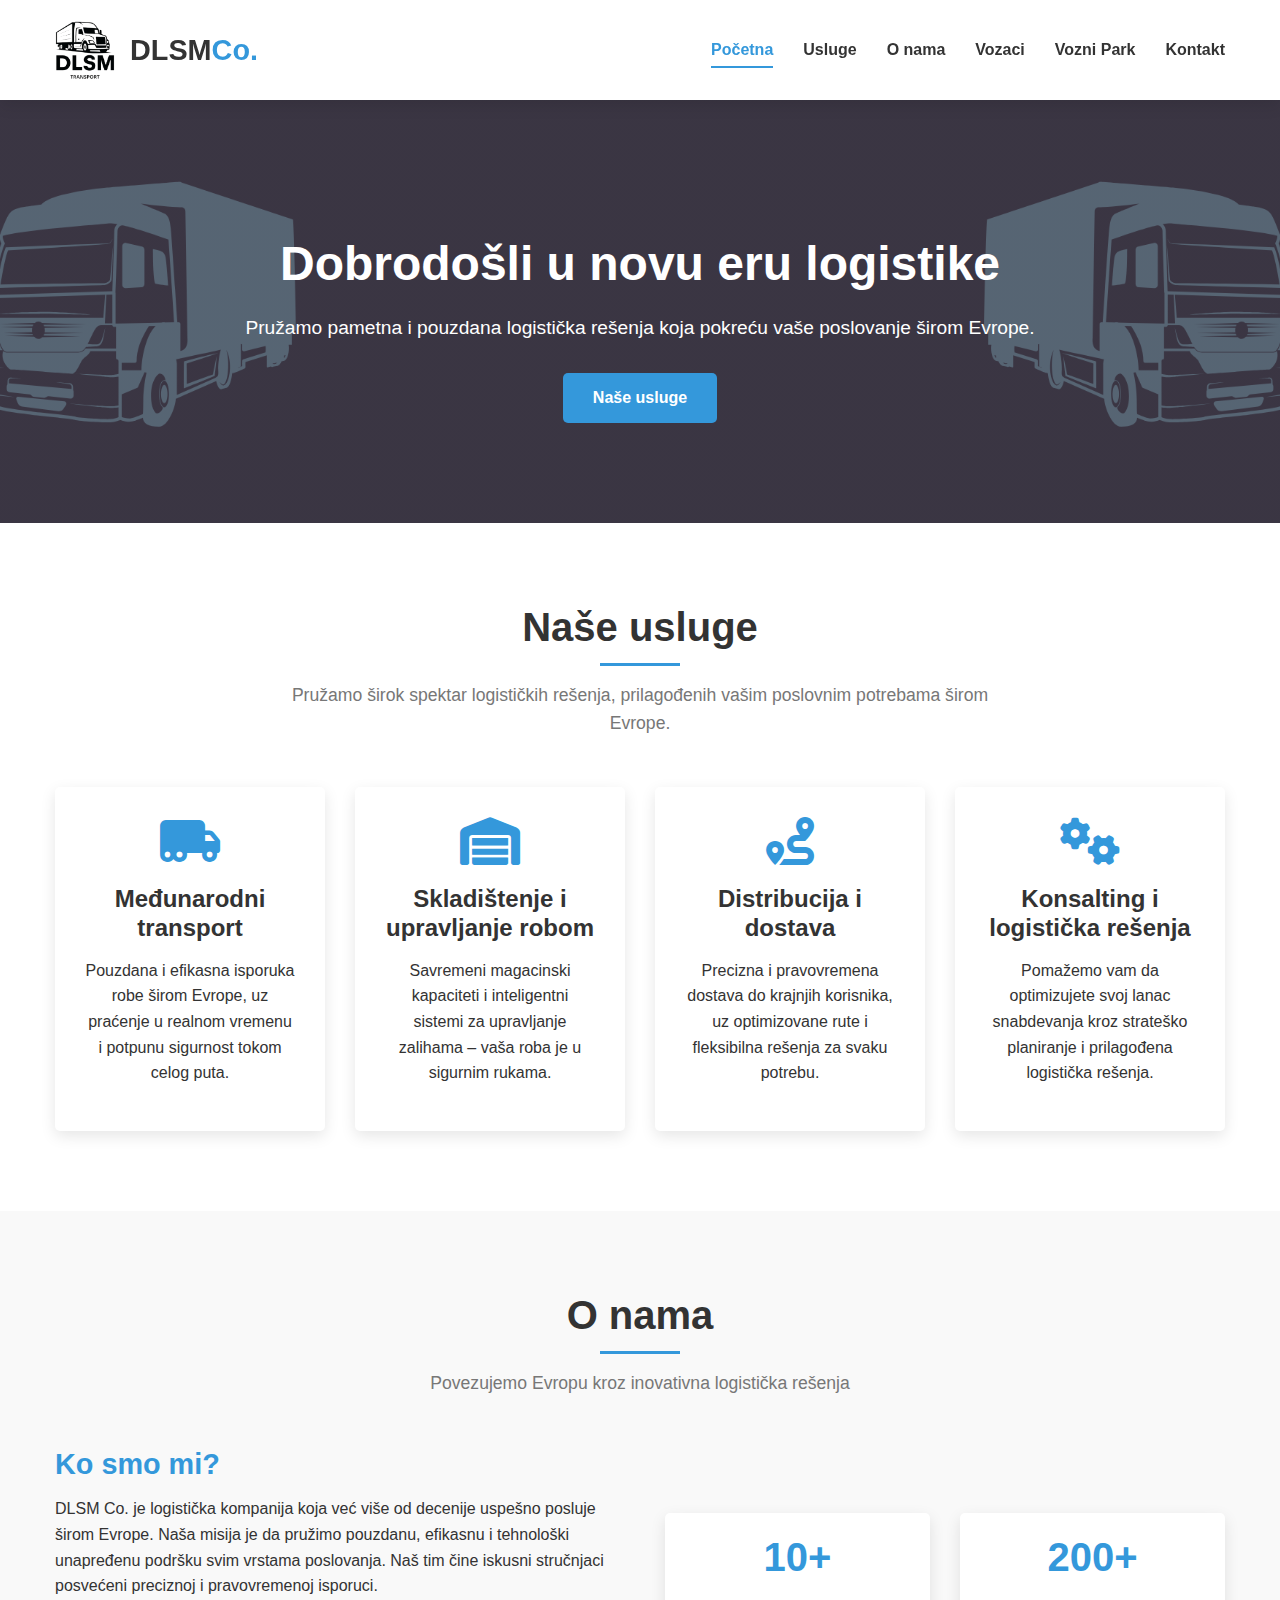
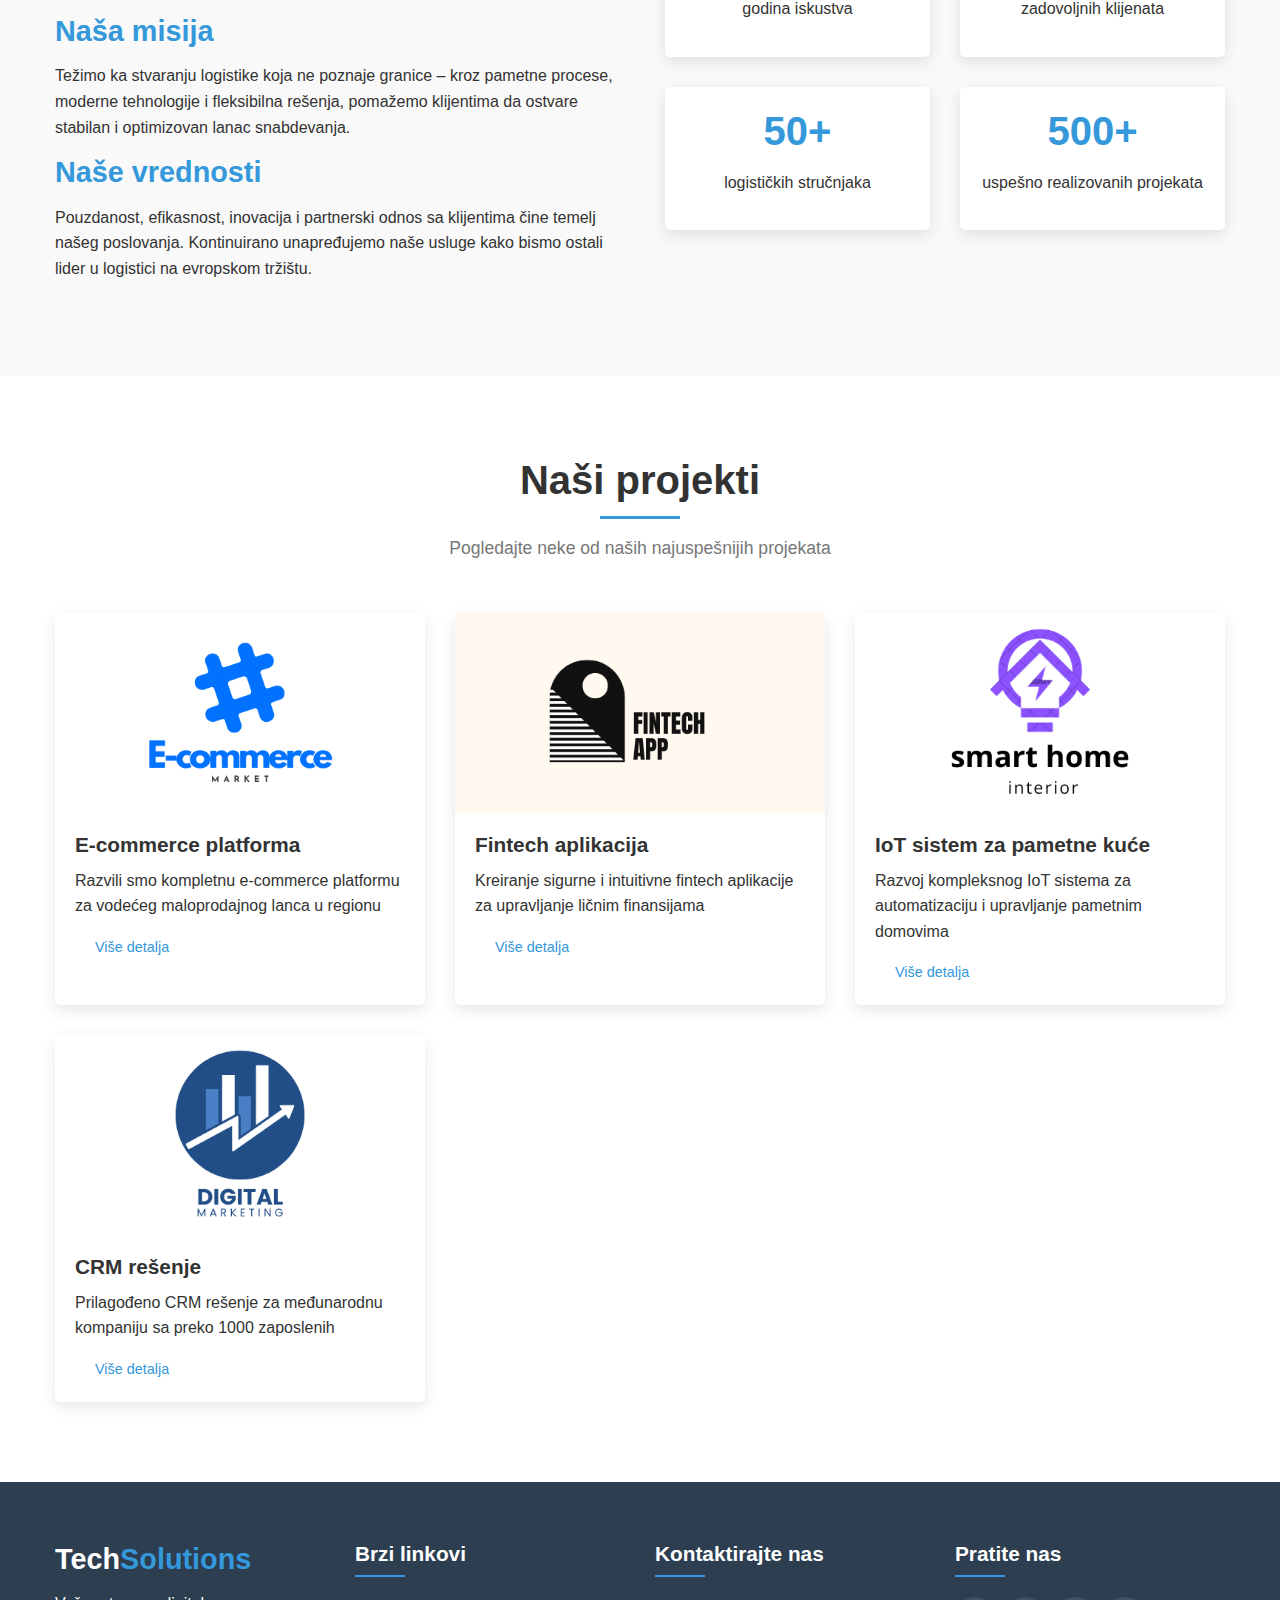
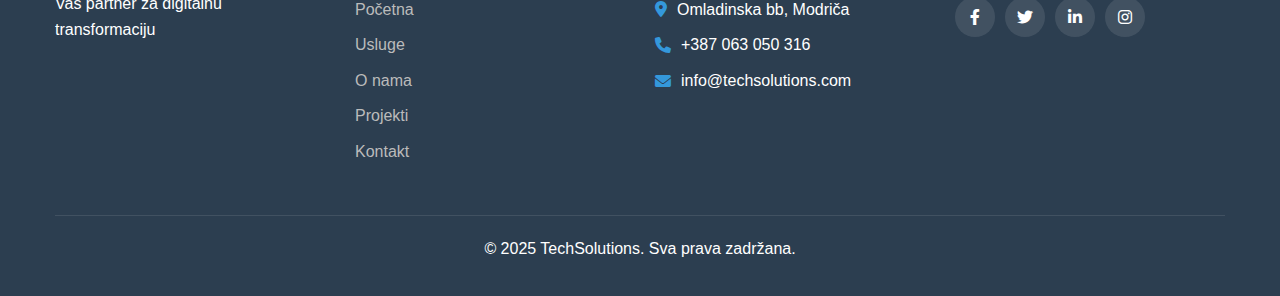
<file: index.html>
<!DOCTYPE html>
<html lang="sr">
<head>
    <meta charset="UTF-8">
    <meta name="viewport" content="width=device-width, initial-scale=1.0">
    <title>DLSM Co. - Logistika bez granica</title>
    <link rel="stylesheet" href="css/style.css">
    <link rel="stylesheet" href="https://cdnjs.cloudflare.com/ajax/libs/font-awesome/6.0.0/css/all.min.css">
</head>
<body>
    <header>
        <div class="container">
            <div class="logo">
                <img src="img/logo.png" alt="TechSolutions Logo">
                <h1>DLSM<span>Co.</span></h1>
            </div>
            <nav>
                <ul>
                    <li><a href="#pocetna" class="active">Početna</a></li>
                    <li><a href="#usluge">Usluge</a></li>
                    <li><a href="#o-nama">O nama</a></li>
                    <li><a href="#vozaci">Vozaci</a></li>
                    <li><a href="vp.html">Vozni Park</a></li>
                    <li><a href="kontakt.html">Kontakt</a></li>
                </ul>
            </nav>
        </div>
    </header>
    <section id="pocetna" class="hero">
        <div class="container">
            <div class="hero-content">
                <h1>Dobrodošli u novu eru logistike</h1>
                <p>Pružamo pametna i pouzdana logistička rešenja koja pokreću vaše poslovanje širom Evrope.</p>
                <a href="#usluge" class="btn">Naše usluge</a>
            </div>
        </div>
    </section>
    <section id="usluge" class="section">
        <div class="container">
            <div class="section-header">
                <h2>Naše usluge</h2>
                <p>Pružamo širok spektar logističkih rešenja, prilagođenih vašim poslovnim potrebama širom Evrope.</p>
            </div>
            <div class="services-grid">
                <div class="service-card">
                    <i class="fas fa-truck-moving"></i>
                    <h3>Međunarodni transport</h3>
                    <p>Pouzdana i efikasna isporuka robe širom Evrope, uz praćenje u realnom vremenu i potpunu sigurnost tokom celog puta.</p>
                </div>
                <div class="service-card">
                    <i class="fas fa-warehouse"></i>
                    <h3>Skladištenje i upravljanje robom</h3>
                    <p>Savremeni magacinski kapaciteti i inteligentni sistemi za upravljanje zalihama – vaša roba je u sigurnim rukama.</p>
                </div>
                <div class="service-card">
                    <i class="fas fa-route"></i>
                    <h3>Distribucija i dostava</h3>
                    <p>Precizna i pravovremena dostava do krajnjih korisnika, uz optimizovane rute i fleksibilna rešenja za svaku potrebu.</p>
                </div>
                <div class="service-card">
                    <i class="fas fa-cogs"></i>
                    <h3>Konsalting i logistička rešenja</h3>
                    <p>Pomažemo vam da optimizujete svoj lanac snabdevanja kroz strateško planiranje i prilagođena logistička rešenja.</p>
                </div>
            </div>
        </div>
    </section>
    <section id="o-nama" class="section bg-light">
        <div class="container">
            <div class="section-header">
                <h2>O nama</h2>
                <p>Povezujemo Evropu kroz inovativna logistička rešenja</p>
            </div>
            <div class="about-content">
                <div class="about-text">
                    <h3>Ko smo mi?</h3>
                    <p>DLSM Co. je logistička kompanija koja već više od decenije uspešno posluje širom Evrope. Naša misija je da pružimo pouzdanu, efikasnu i tehnološki unapređenu podršku svim vrstama poslovanja. Naš tim čine iskusni stručnjaci posvećeni preciznoj i pravovremenoj isporuci.</p>
                    <h3>Naša misija</h3>
                    <p>Težimo ka stvaranju logistike koja ne poznaje granice – kroz pametne procese, moderne tehnologije i fleksibilna rešenja, pomažemo klijentima da ostvare stabilan i optimizovan lanac snabdevanja.</p>
                    <h3>Naše vrednosti</h3>
                    <p>Pouzdanost, efikasnost, inovacija i partnerski odnos sa klijentima čine temelj našeg poslovanja. Kontinuirano unapređujemo naše usluge kako bismo ostali lider u logistici na evropskom tržištu.</p>
                </div>
                <div class="about-stats">
                    <div class="stat-item">
                        <h3>10+</h3>
                        <p>godina iskustva</p>
                    </div>
                    <div class="stat-item">
                        <h3>200+</h3>
                        <p>zadovoljnih klijenata</p>
                    </div>
                    <div class="stat-item">
                        <h3>50+</h3>
                        <p>logističkih stručnjaka</p>
                    </div>
                    <div class="stat-item">
                        <h3>500+</h3>
                        <p>uspešno realizovanih projekata</p>
                    </div>
                </div>
            </div>
        </div>
    </section>
    <section id="vozaci" class="section">
        <div class="container">
            <div class="section-header">
                <h2>Naši projekti</h2>
                <p>Pogledajte neke od naših najuspešnijih projekata</p>
            </div>
            <div class="projects-grid">
                <div class="project-card">
                    <div class="project-img">
                        <img src="img/ecommerce.png" alt="Projekat 1">
                    </div>
                    <div class="project-info">
                        <h3>E-commerce platforma</h3>
                        <p>Razvili smo kompletnu e-commerce platformu za vodećeg maloprodajnog lanca u regionu</p>
                        <a href="#" class="btn-small open-modal" data-modal="modal1">Više detalja</a>
                    </div>
                </div>
                <div class="project-card">
                    <div class="project-img">
                        <img src="img/fintech.png" alt="Projekat 2">
                    </div>
                    <div class="project-info">
                        <h3>Fintech aplikacija</h3>
                        <p>Kreiranje sigurne i intuitivne fintech aplikacije za upravljanje ličnim finansijama</p>
                        <a href="#" class="btn-small open-modal" data-modal="modal2">Više detalja</a>
                    </div>
                </div>
                <div class="project-card">
                    <div class="project-img">
                        <img src="img/iot.png" alt="Projekat 3">
                    </div>
                    <div class="project-info">
                        <h3>IoT sistem za pametne kuće</h3>
                        <p>Razvoj kompleksnog IoT sistema za automatizaciju i upravljanje pametnim domovima</p>
                        <a href="#" class="btn-small open-modal" data-modal="modal3">Više detalja</a>
                    </div>
                </div>
                <div class="project-card">
                    <div class="project-img">
                        <img src="img/digital.png" alt="Projekat 4">
                    </div>
                    <div class="project-info">
                        <h3>CRM rešenje</h3>
                        <p>Prilagođeno CRM rešenje za međunarodnu kompaniju sa preko 1000 zaposlenih</p>
                        <a href="#" class="btn-small open-modal" data-modal="modal4">Više detalja</a>
                    </div>
                </div>
            </div>
        </div>
    </section>
    <div id="modal1" class="modal">
        <div class="modal-content">
            <span class="close-modal">&times;</span>
            <div class="modal-header">
                <h2>E-commerce platforma</h2>
            </div>
            <div class="modal-body">
                <div class="modal-image">
                    <img src="img/ecommerce.png" alt="E-commerce platforma detalji">
                </div>
                <div class="modal-details">
                    <h3>O projektu</h3>
                    <p>Razvili smo sveobuhvatnu e-commerce platformu za vodećeg maloprodajnog lanca u regionu koja omogućava korisnicima kupovinu preko 50.000 različitih proizvoda.</p>
                    
                    <h3>Izazovi</h3>
                    <p>Klijent je tražio rešenje koje može da podrži veliki broj istovremenih korisnika, obrađuje kompleksne pretrage i filtriranja, i integriše se sa postojećim sistemom za upravljanje zalihama i ERP-om.</p>
                    
                    <h3>Rešenje</h3>
                    <p>Implementirali smo skalabilnu cloud-based arhitekturu sa mikroservisima, naprednim sistemom za pretragu, personalizovane preporuke proizvoda bazirane na machine learning algoritmima, i intuitivno korisničko iskustvo na svim uređajima.</p>
                    
                    <h3>Tehnologije</h3>
                    <ul>
                        <li>Frontend: React.js, Redux</li>
                        <li>Backend: Node.js, Express</li>
                        <li>Baza podataka: MongoDB, Redis</li>
                        <li>Cloud: AWS (EC2, S3, CloudFront, Lambda)</li>
                        <li>DevOps: Docker, Kubernetes, CI/CD pipeline</li>
                    </ul>
                    
                    <h3>Rezultati</h3>
                    <p>Platforma je donela klijentu povećanje online prodaje za 145% u prvih šest meseci, smanjenje stope napuštanja korpe za 35%, i poboljšanje lojalnosti korisnika kroz personalizovano iskustvo kupovine.</p>
                </div>
            </div>
        </div>
    </div>

    <div id="modal2" class="modal">
        <div class="modal-content">
            <span class="close-modal">&times;</span>
            <div class="modal-header">
                <h2>Fintech aplikacija</h2>
            </div>
            <div class="modal-body">
                <div class="modal-image">
                    <img src="img/fintech.png" alt="Fintech aplikacija detalji">
                </div>
                <div class="modal-details">
                    <h3>O projektu</h3>
                    <p>Razvili smo inovativnu fintech aplikaciju koja omogućava korisnicima da jednostavno upravljaju ličnim finansijama, prate troškove, postavljaju budžete i dobijaju finansijske savete prilagođene njihovim potrebama.</p>
                    
                    <h3>Izazovi</h3>
                    <p>Glavni izazovi su bili implementacija najvišeg nivoa sigurnosti za zaštitu osetljivih finansijskih podataka, integracija sa različitim bankarskim sistemima, i kreiranje intuitivnog korisničkog iskustva koje čini kompleksne finansijske funkcije jednostavnim za korišćenje.</p>
                    
                    <h3>Rešenje</h3>
                    <p>Razvili smo aplikaciju koristeći najsavremenije metode enkripcije i autentifikacije, implementirali smo Open Banking API integracije za povezivanje sa bankarskim sistemima, i dizajnirali korisničko iskustvo kroz iterativno testiranje sa korisnicima.</p>
                    
                    <h3>Tehnologije</h3>
                    <ul>
                        <li>Frontend: Swift (iOS), Kotlin (Android), React Native</li>
                        <li>Backend: Java Spring Boot, Microservices architecture</li>
                        <li>Baza podataka: PostgreSQL, Elasticsearch</li>
                        <li>Sigurnost: OAuth 2.0, JWT, biometrijska autentifikacija</li>
                        <li>Analitika: TensorFlow za prediktivnu analizu troškova</li>
                    </ul>
                    
                    <h3>Rezultati</h3>
                    <p>Aplikacija je postigla preko 500.000 preuzimanja u prvih godinu dana, sa prosečnom ocenom 4.8/5 na App Store i Google Play prodavnicama. Korisnici su prijavili prosečnu uštedu od 15% u mesečnim troškovima korišćenjem aplikacije.</p>
                </div>
            </div>
        </div>
    </div>

    <div id="modal3" class="modal">
        <div class="modal-content">
            <span class="close-modal">&times;</span>
            <div class="modal-header">
                <h2>IoT sistem za pametne kuće</h2>
            </div>
            <div class="modal-body">
                <div class="modal-image">
                    <img src="img/iot.png" alt="IoT sistem detalji">
                </div>
                <div class="modal-details">
                    <h3>O projektu</h3>
                    <p>Razvili smo sveobuhvatan IoT sistem za automatizaciju i upravljanje pametnim domovima koji integriše razne uređaje i senzore u jedinstven ekosistem kojim korisnici mogu upravljati putem aplikacije ili glasovnih komandi.</p>
                    
                    <h3>Izazovi</h3>
                    <p>Izazovi su uključivali integraciju heterogenih IoT uređaja različitih proizvođača, implementaciju pouzdanog sistema komunikacije sa minimalnim kašnjenjem, i obezbeđivanje visokog nivoa sigurnosti za zaštitu privatnosti korisnika.</p>
                    
                    <h3>Rešenje</h3>
                    <p>Implementirali smo fleksibilnu middleware platformu koja podržava različite IoT protokole (MQTT, CoAP, Zigbee, Z-Wave), razvili edge computing arhitekturu za minimalno kašnjenje, i implementirali višeslojne sigurnosne mehanizme za zaštitu podataka.</p>
                    
                    <h3>Tehnologije</h3>
                    <ul>
                        <li>Edge uređaji: ESP32, Raspberry Pi, Custom hardware</li>
                        <li>IoT protokoli: MQTT, CoAP, Zigbee, Z-Wave</li>
                        <li>Cloud backend: Azure IoT Hub, Azure Functions</li>
                        <li>Aplikacije: React Native (mobilno), React.js (web)</li>
                        <li>ML/AI: TensorFlow za prediktivnu automatizaciju</li>
                    </ul>
                    
                    <h3>Rezultati</h3>
                    <p>Sistem je implementiran u preko 5.000 domaćinstava, omogućavajući prosečno smanjenje potrošnje energije od 23%. Korisnici su prijavili značajno poboljšanje kvaliteta života i udobnosti, sa 97% zadovoljstva korisnika.</p>
                </div>
            </div>
        </div>
    </div>

    <div id="modal4" class="modal">
        <div class="modal-content">
            <span class="close-modal">&times;</span>
            <div class="modal-header">
                <h2>CRM rešenje</h2>
            </div>
            <div class="modal-body">
                <div class="modal-image">
                    <img src="img/digital.png" alt="CRM rešenje detalji">
                </div>
                <div class="modal-details">
                    <h3>O projektu</h3>
                    <p>Razvili smo prilagođeno CRM (Customer Relationship Management) rešenje za međunarodnu kompaniju sa preko 1000 zaposlenih koja posluje u 15 zemalja. Sistem omogućava upravljanje odnosima s klijentima, automatizaciju prodajnih procesa i analitiku.</p>
                    
                    <h3>Izazovi</h3>
                    <p>Glavni izazovi su bili kreiranje sistema koji podržava višejezičnost i lokalizaciju za različita tržišta, integracija sa postojećim legacy sistemima, i implementacija kompleksnih poslovnih pravila specifičnih za različite regione i odeljenja.</p>
                    
                    <h3>Rešenje</h3>
                    <p>Razvili smo modularnu platformu koja omogućava prilagođavanje različitim poslovnim procedurama i regionalnim specifičnostima, implementirali robusne API-je za integraciju sa postojećim sistemima, i kreirali napredne analitičke module za praćenje performansi i donošenje odluka.</p>
                    
                    <h3>Tehnologije</h3>
                    <ul>
                        <li>Frontend: Angular, Material Design</li>
                        <li>Backend: .NET Core, C#</li>
                        <li>Baza podataka: SQL Server, Azure Cosmos DB</li>
                        <li>Integracije: REST APIs, GraphQL, SOAP za legacy sisteme</li>
                        <li>Analitika: Power BI, ML.NET za prediktivnu analizu</li>
                    </ul>
                    
                    <h3>Rezultati</h3>
                    <p>Implementacija CRM sistema je rezultirala povećanjem efikasnosti prodajnog tima za 35%, skraćenjem prodajnog ciklusa za 28%, i poboljšanjem zadržavanja klijenata za 22%. ROI sistema dostignut je za manje od 8 meseci nakon implementacije.</p>
                </div>
            </div>
        </div>
    </div>
    <div id="modal-overlay"></div>
    <footer>
        <div class="container">
            <div class="footer-content">
                <div class="footer-logo">
                    <h2>Tech<span>Solutions</span></h2>
                    <p>Vaš partner za digitalnu transformaciju</p>
                </div>
                <div class="footer-links">
                    <h3>Brzi linkovi</h3>
                    <ul>
                        <li><a href="#pocetna">Početna</a></li>
                        <li><a href="#usluge">Usluge</a></li>
                        <li><a href="#o-nama">O nama</a></li>
                        <li><a href="#projekti">Projekti</a></li>
                        <li><a href="kontakt.html">Kontakt</a></li>
                    </ul>
                </div>
                <div class="footer-contact">
                    <h3>Kontaktirajte nas</h3>
                    <p><i class="fas fa-map-marker-alt"></i> Omladinska bb, Modriča</p>
                    <p><i class="fas fa-phone"></i> +387 063 050 316</p>
                    <p><i class="fas fa-envelope"></i> info@techsolutions.com</p>
                </div>
                <div class="footer-social">
                    <h3>Pratite nas</h3>
                    <div class="social-icons">
                        <a href="#"><i class="fab fa-facebook-f"></i></a>
                        <a href="#"><i class="fab fa-twitter"></i></a>
                        <a href="#"><i class="fab fa-linkedin-in"></i></a>
                        <a href="#"><i class="fab fa-instagram"></i></a>
                    </div>
                </div>
            </div>
            <div class="footer-bottom">
                <p>&copy; 2025 TechSolutions. Sva prava zadržana.</p>
            </div>
        </div>
    </footer>
    <script>
        document.addEventListener('DOMContentLoaded', function() {
            const links = document.querySelectorAll('nav a');
            
            links.forEach(link => {
                link.addEventListener('click', function() {
                    links.forEach(l => l.classList.remove('active'));
                    this.classList.add('active');
                });
            });
            document.querySelectorAll('a[href^="#"]').forEach(anchor => {
                anchor.addEventListener('click', function (e) {
                    if (this.classList.contains('open-modal')) return;
                    
                    e.preventDefault();
                    
                    document.querySelector(this.getAttribute('href')).scrollIntoView({
                        behavior: 'smooth'
                    });
                });
            });
            const modalBtns = document.querySelectorAll('.open-modal');
            const closeBtns = document.querySelectorAll('.close-modal');
            const modalOverlay = document.getElementById('modal-overlay');
            const modals = document.querySelectorAll('.modal');
            modalBtns.forEach(btn => {
                btn.addEventListener('click', function(e) {
                    e.preventDefault();
                    const modalId = this.getAttribute('data-modal');
                    const modal = document.getElementById(modalId);
                    modal.classList.add('active');
                    modalOverlay.classList.add('active');
                    document.body.style.overflow = 'hidden';
                });
            });
            function closeModals() {
                modals.forEach(modal => {
                    modal.classList.remove('active');
                });
                modalOverlay.classList.remove('active');
                document.body.style.overflow = '';
            }
            closeBtns.forEach(btn => {
                btn.addEventListener('click', closeModals);
            });
            modalOverlay.addEventListener('click', closeModals);
            document.addEventListener('keydown', function(e) {
                if (e.key === 'Escape') {
                    closeModals();
                }
            });
        });
    </script>
</body>
</html>
</file>
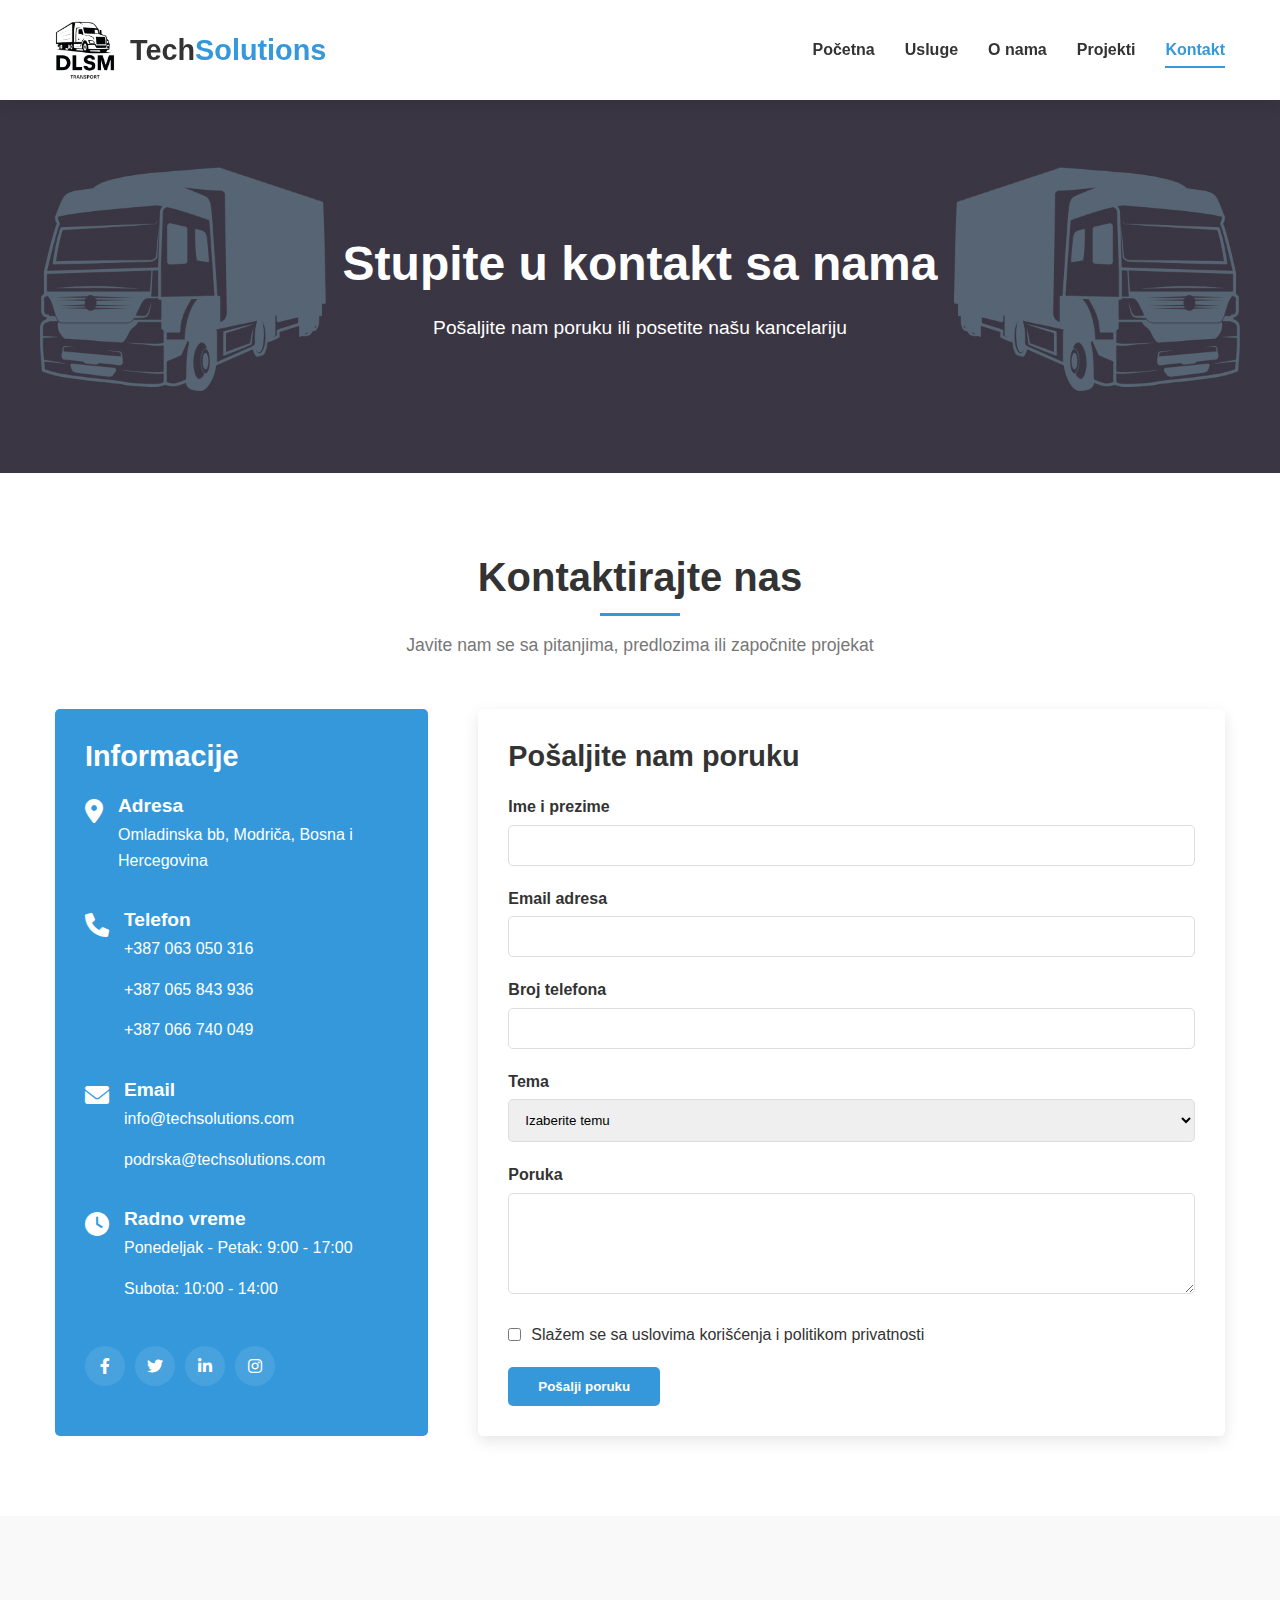
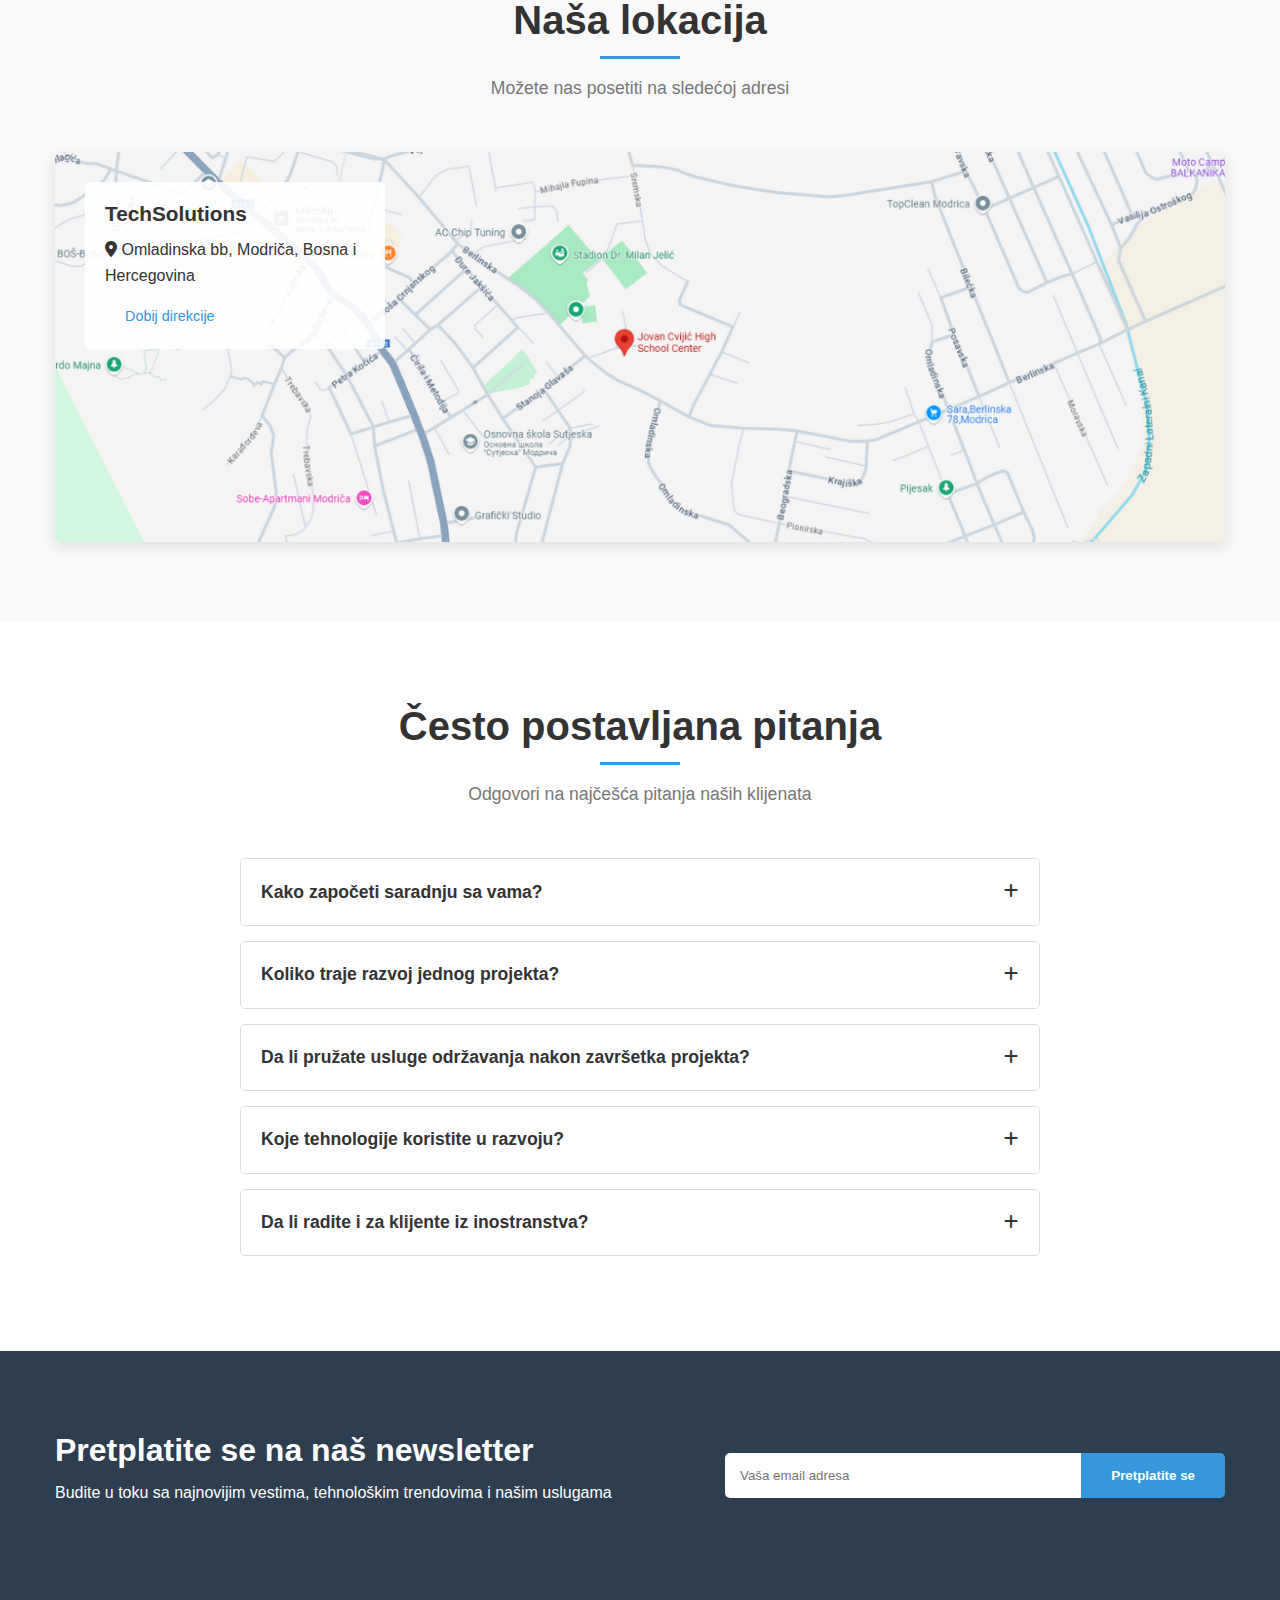
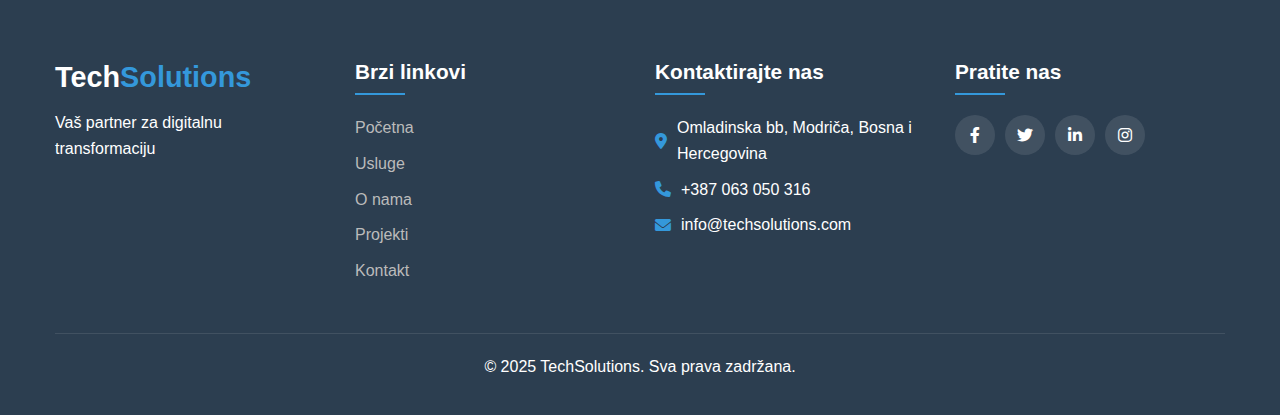
<file: kontakt.html>
<!DOCTYPE html>
<html lang="sr">
<head>
    <meta charset="UTF-8">
    <meta name="viewport" content="width=device-width, initial-scale=1.0">
    <title>Kontakt - TechSolutions</title>
    <link rel="stylesheet" href="css/style.css">
    <link rel="stylesheet" href="https://cdnjs.cloudflare.com/ajax/libs/font-awesome/6.0.0/css/all.min.css">
</head>
<body>
    <header>
        <div class="container">
            <div class="logo">
                <img src="img/logo.png" alt="TechSolutions Logo">
                <h1>Tech<span>Solutions</span></h1>
            </div>
            <nav>
                <ul>
                    <li><a href="index.html">Početna</a></li>
                    <li><a href="index.html#usluge">Usluge</a></li>
                    <li><a href="index.html#o-nama">O nama</a></li>
                    <li><a href="index.html#projekti">Projekti</a></li>
                    <li><a href="kontakt.html" class="active">Kontakt</a></li>
                </ul>
            </nav>
        </div>
    </header>
    <section class="hero contact-hero">
        <div class="container">
            <div class="hero-content">
                <h1>Stupite u kontakt sa nama</h1>
                <p>Pošaljite nam poruku ili posetite našu kancelariju</p>
            </div>
        </div>
    </section>
    <section id="kontakt" class="section">
        <div class="container">
            <div class="section-header">
                <h2>Kontaktirajte nas</h2>
                <p>Javite nam se sa pitanjima, predlozima ili započnite projekat</p>
            </div>
            <div class="contact-container">
                <div class="contact-info">
                    <h3>Informacije</h3>
                    <div class="info-item">
                        <i class="fas fa-map-marker-alt"></i>
                        <div>
                            <h4>Adresa</h4>
                            <p>Omladinska bb, Modriča, Bosna i Hercegovina</p>
                        </div>
                    </div>
                    <div class="info-item">
                        <i class="fas fa-phone"></i>
                        <div>
                            <h4>Telefon</h4>
                            <p>+387 063 050 316</p>
                            <p>+387 065 843 936</p>
                            <p>+387 066 740 049</p>
                        </div>
                    </div>
                    <div class="info-item">
                        <i class="fas fa-envelope"></i>
                        <div>
                            <h4>Email</h4>
                            <p>info@techsolutions.com</p>
                            <p>podrska@techsolutions.com</p>
                        </div>
                    </div>
                    <div class="info-item">
                        <i class="fas fa-clock"></i>
                        <div>
                            <h4>Radno vreme</h4>
                            <p>Ponedeljak - Petak: 9:00 - 17:00</p>
                            <p>Subota: 10:00 - 14:00</p>
                        </div>
                    </div>
                    <div class="social-links">
                        <a href="#"><i class="fab fa-facebook-f"></i></a>
                        <a href="#"><i class="fab fa-twitter"></i></a>
                        <a href="#"><i class="fab fa-linkedin-in"></i></a>
                        <a href="#"><i class="fab fa-instagram"></i></a>
                    </div>
                </div>
                <div class="contact-form">
                    <h3>Pošaljite nam poruku</h3>
                    <form id="contactForm">
                        <div class="form-group">
                            <label for="name">Ime i prezime</label>
                            <input type="text" id="name" name="name" required>
                        </div>
                        <div class="form-group">
                            <label for="email">Email adresa</label>
                            <input type="email" id="email" name="email" required>
                        </div>
                        <div class="form-group">
                            <label for="phone">Broj telefona</label>
                            <input type="tel" id="phone" name="phone">
                        </div>
                        <div class="form-group">
                            <label for="subject">Tema</label>
                            <select id="subject" name="subject" required>
                                <option value="">Izaberite temu</option>
                                <option value="general">Opšta pitanja</option>
                                <option value="support">Tehnička podrška</option>
                                <option value="sales">Prodaja i ponude</option>
                                <option value="partnership">Saradnja</option>
                                <option value="other">Ostalo</option>
                            </select>
                        </div>
                        <div class="form-group">
                            <label for="message">Poruka</label>
                            <textarea id="message" name="message" rows="5" required></textarea>
                        </div>
                        <div class="form-group checkbox-group">
                            <input type="checkbox" id="agreement" name="agreement" required>
                            <label for="agreement">Slažem se sa uslovima korišćenja i politikom privatnosti</label>
                        </div>
                        <button type="submit" class="btn">Pošalji poruku</button>
                    </form>
                </div>
            </div>
        </div>
    </section>
    <section id="lokacija" class="section bg-light">
        <div class="container">
            <div class="section-header">
                <h2>Naša lokacija</h2>
                <p>Možete nas posetiti na sledećoj adresi</p>
            </div>
            <div class="map-container">
                <img src="img/mapa.png" alt="Mapa lokacije" class="map-image">
                <div class="map-overlay">
                    <h3>TechSolutions</h3>
                    <p><i class="fas fa-map-marker-alt"></i> Omladinska bb, Modriča, Bosna i Hercegovina</p>
                    <a href="#" class="btn-small">Dobij direkcije</a>
                </div>
            </div>
        </div>
    </section>
    <section id="faq" class="section">
        <div class="container">
            <div class="section-header">
                <h2>Često postavljana pitanja</h2>
                <p>Odgovori na najčešća pitanja naših klijenata</p>
            </div>
            <div class="faq-container">
                <div class="faq-item">
                    <div class="faq-question">
                        <h3>Kako započeti saradnju sa vama?</h3>
                        <span class="faq-toggle"><i class="fas fa-plus"></i></span>
                    </div>
                    <div class="faq-answer">
                        <p>Saradnju možete započeti slanjem upita putem kontakt forme na našem sajtu, slanjem emaila na info@techsolutions.com ili pozivom na +381 11 123 4567. Nakon inicijalnog kontakta, organizovaćemo sastanak kako bismo razumeli vaše potrebe i predložili optimalno rešenje.</p>
                    </div>
                </div>
                <div class="faq-item">
                    <div class="faq-question">
                        <h3>Koliko traje razvoj jednog projekta?</h3>
                        <span class="faq-toggle"><i class="fas fa-plus"></i></span>
                    </div>
                    <div class="faq-answer">
                        <p>Vreme razvoja projekta zavisi od njegove složenosti i obima. Manji projekti obično traju 1-2 meseca, dok složeniji projekti mogu trajati 6-12 meseci. Tokom inicijalnog sastanka ćemo vam dati precizniju procenu vremena potrebnog za vaš specifični projekat.</p>
                    </div>
                </div>
                <div class="faq-item">
                    <div class="faq-question">
                        <h3>Da li pružate usluge održavanja nakon završetka projekta?</h3>
                        <span class="faq-toggle"><i class="fas fa-plus"></i></span>
                    </div>
                    <div class="faq-answer">
                        <p>Da, pružamo usluge održavanja i podrške za sve projekte koje razvijemo. Nudimo različite pakete održavanja prilagođene vašim potrebama, od osnovnog održavanja do potpunog upravljanja sistemom 24/7.</p>
                    </div>
                </div>
                <div class="faq-item">
                    <div class="faq-question">
                        <h3>Koje tehnologije koristite u razvoju?</h3>
                        <span class="faq-toggle"><i class="fas fa-plus"></i></span>
                    </div>
                    <div class="faq-answer">
                        <p>Koristimo širok spektar modernih tehnologija, uključujući React, Angular, Vue.js za frontend razvoj, Node.js, Python, Java, .NET za backend razvoj, Flutter i React Native za mobilne aplikacije, kao i razne cloud servise poput AWS, Azure i Google Cloud za hostovanje i infrastrukturu.</p>
                    </div>
                </div>
                <div class="faq-item">
                    <div class="faq-question">
                        <h3>Da li radite i za klijente iz inostranstva?</h3>
                        <span class="faq-toggle"><i class="fas fa-plus"></i></span>
                    </div>
                    <div class="faq-answer">
                        <p>Da, radimo sa klijentima iz celog sveta. Imamo iskustva u internacionalnoj saradnji i prilagođavamo se različitim vremenskim zonama kako bismo obezbedili efikasnu komunikaciju i saradnju.</p>
                    </div>
                </div>
            </div>
        </div>
    </section>
    <section id="newsletter" class="section bg-dark">
        <div class="container">
            <div class="newsletter-container">
                <div class="newsletter-content">
                    <h2>Pretplatite se na naš newsletter</h2>
                    <p>Budite u toku sa najnovijim vestima, tehnološkim trendovima i našim uslugama</p>
                </div>
                <div class="newsletter-form">
                    <form id="newsletterForm">
                        <input type="email" placeholder="Vaša email adresa" required>
                        <button type="submit" class="btn">Pretplatite se</button>
                    </form>
                </div>
            </div>
        </div>
    </section>
    <footer>
        <div class="container">
            <div class="footer-content">
                <div class="footer-logo">
                    <h2>Tech<span>Solutions</span></h2>
                    <p>Vaš partner za digitalnu transformaciju</p>
                </div>
                <div class="footer-links">
                    <h3>Brzi linkovi</h3>
                    <ul>
                        <li><a href="index.html">Početna</a></li>
                        <li><a href="index.html#usluge">Usluge</a></li>
                        <li><a href="index.html#o-nama">O nama</a></li>
                        <li><a href="index.html#projekti">Projekti</a></li>
                        <li><a href="kontakt.html">Kontakt</a></li>
                    </ul>
                </div>
                <div class="footer-contact">
                    <h3>Kontaktirajte nas</h3>
                    <p><i class="fas fa-map-marker-alt"></i> Omladinska bb, Modriča, Bosna i Hercegovina</p>
                    <p><i class="fas fa-phone"></i> +387 063 050 316</p>
                    <p><i class="fas fa-envelope"></i> info@techsolutions.com</p>
                </div>
                <div class="footer-social">
                    <h3>Pratite nas</h3>
                    <div class="social-icons">
                        <a href="#"><i class="fab fa-facebook-f"></i></a>
                        <a href="#"><i class="fab fa-twitter"></i></a>
                        <a href="#"><i class="fab fa-linkedin-in"></i></a>
                        <a href="#"><i class="fab fa-instagram"></i></a>
                    </div>
                </div>
            </div>
            <div class="footer-bottom">
                <p>&copy; 2025 TechSolutions. Sva prava zadržana.</p>
            </div>
        </div>
    </footer>
    <script>
        document.addEventListener('DOMContentLoaded', function() {
            const faqItems = document.querySelectorAll('.faq-item');
            faqItems.forEach(item => {
                const question = item.querySelector('.faq-question');
                const answer = item.querySelector('.faq-answer');
                const toggle = item.querySelector('.faq-toggle');
                question.addEventListener('click', () => {
                    faqItems.forEach(otherItem => {
                        if (otherItem !== item) {
                            otherItem.classList.remove('active');
                            otherItem.querySelector('.faq-answer').style.maxHeight = null;
                            otherItem.querySelector('.faq-toggle i').className = 'fas fa-plus';
                        }
                    });
                    item.classList.toggle('active');
                    if (item.classList.contains('active')) {
                        answer.style.maxHeight = answer.scrollHeight + 'px';
                        toggle.innerHTML = '<i class="fas fa-minus"></i>';
                    } else {
                        answer.style.maxHeight = null;
                        toggle.innerHTML = '<i class="fas fa-plus"></i>';
                    }
                });
            });
            const contactForm = document.getElementById('contactForm');
            if (contactForm) {
                contactForm.addEventListener('submit', function(e) {
                    e.preventDefault();
                    alert('Vaša poruka je uspešno poslata! Odgovorićemo u najkraćem mogućem roku.');
                    contactForm.reset();
                });
            }
            const newsletterForm = document.getElementById('newsletterForm');
            if (newsletterForm) {
                newsletterForm.addEventListener('submit', function(e) {
                    e.preventDefault();
                    alert('Uspešno ste se pretplatili na naš newsletter!');
                    newsletterForm.reset();
                });
            }
        });
    </script>
</body>
</html>
</file>
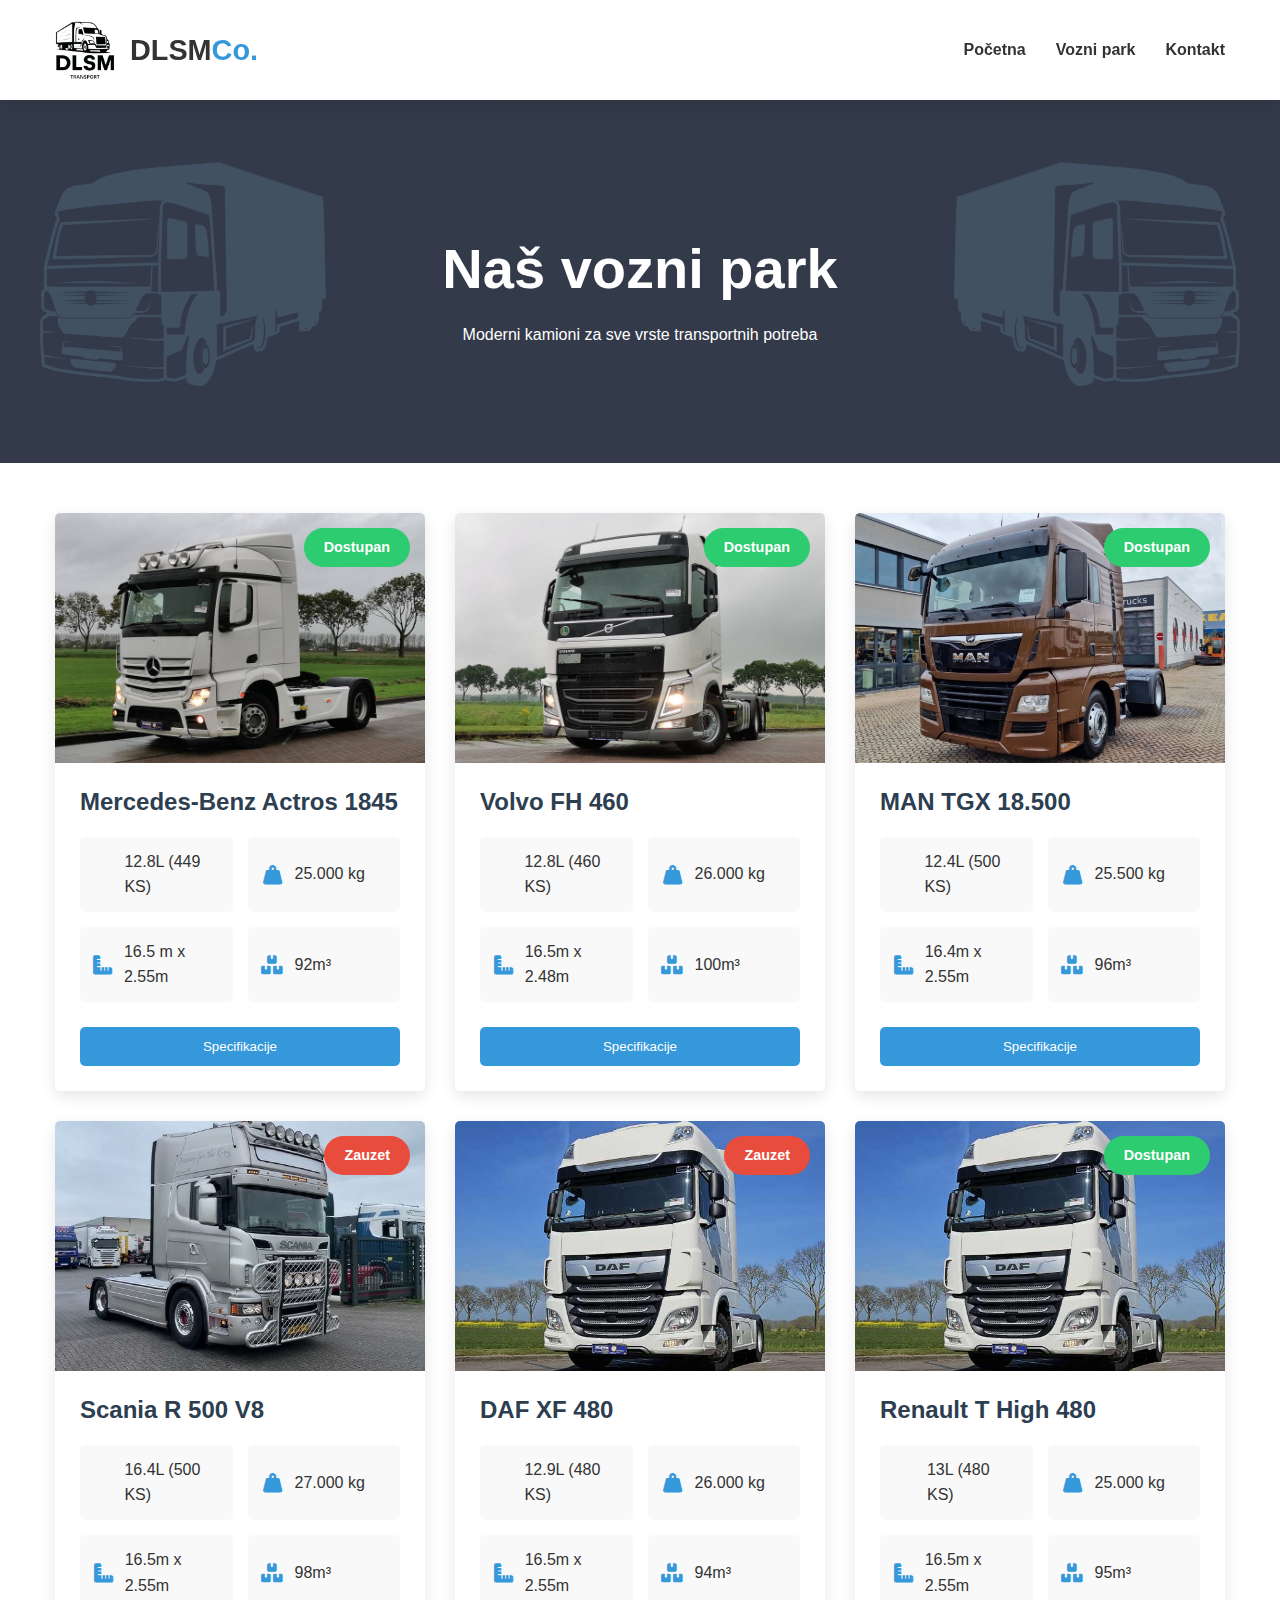
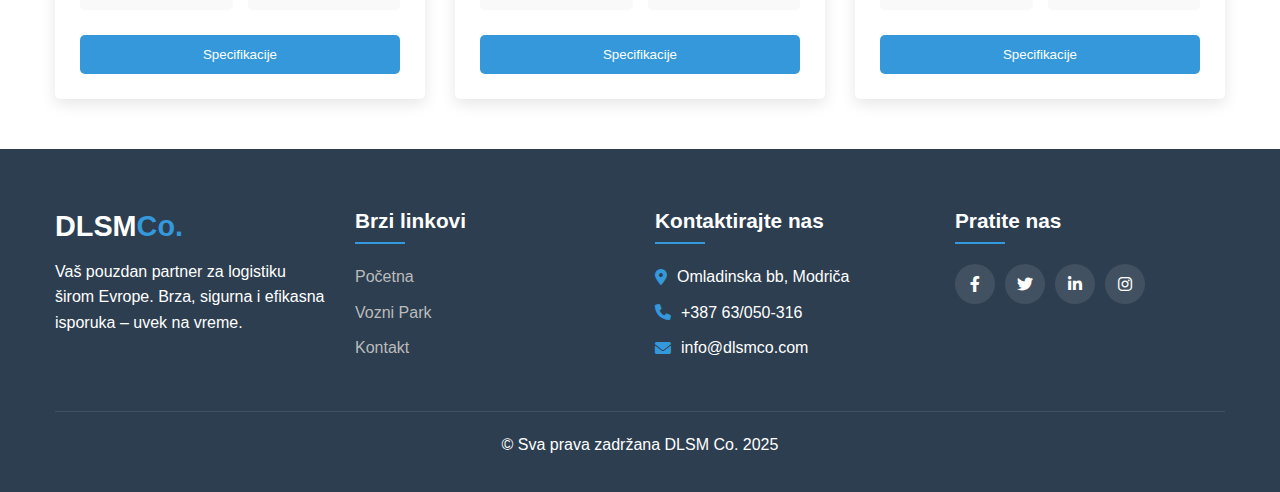
<file: vp.html>
<!DOCTYPE html>
<html lang="sr">
<head>
    <meta charset="UTF-8">
    <meta name="viewport" content="width=device-width, initial-scale=1.0">
    <title>DLSM Co. - Vozni park</title>
    <link rel="stylesheet" href="css/style.css">
    <link rel="stylesheet" href="https://cdnjs.cloudflare.com/ajax/libs/font-awesome/6.0.0/css/all.min.css">
</head>
<body>
    <header>
        <div class="container">
            <div class="logo">
                <img src="img/logo.png" alt="logo">
                <h1>DLSM<span>Co.</span></h1>
            </div>
            <nav>
                <ul>
                    <li><a href="index.html">Početna</a></li>
                    <li><a href="vp.html">Vozni park</a></li>
                    <li><a href="index.html#kontakt">Kontakt</a></li>
                </ul>
            </nav>
        </div>
    </header>

    <section class="vp-hero">
        <div class="container">
            <div class="vp-hero-content">
                <h1>Naš vozni park</h1>
                <p>Moderni kamioni za sve vrste transportnih potreba</p>
            </div>
        </div>
    </section>

    <section class="vp-section">
        <div class="container">
            <div class="vp-grid">
                <!-- Kamion 1 -->
                <div class="vp-truck-card">
                    <div class="vp-image-box">
                        <img src="img/truck1.jpg" alt="Mercedes Actros">
                        <span class="vp-badge vp-badge-available">Dostupan</span>
                    </div>
                    <div class="vp-truck-info">
                        <h3>Mercedes-Benz Actros 1845</h3>
                        <div class="vp-specs">
                            <div class="vp-spec-item">
                                <i class="fas fa-solid fa-engine"></i>
                                <span>12.8L (449 KS)</span>
                            </div>
                            <div class="vp-spec-item">
                                <i class="fas fa-weight-hanging"></i>
                                <span>25.000 kg</span>
                            </div>
                            <div class="vp-spec-item">
                                <i class="fas fa-ruler-combined"></i>
                                <span>16.5 m x 2.55m</span>
                            </div>
                            <div class="vp-spec-item">
                                <i class="fas fa-boxes"></i>
                                <span>92m³</span>
                            </div>
                        </div>
                        <button class="vp-details-btn">Specifikacije</button>
                    </div>
                </div>

                <!-- Kamion 2 -->
                <div class="vp-truck-card">
                    <div class="vp-image-box">
                        <img src="img/truck2.jpg" alt="Volvo FH16">
                        <span class="vp-badge vp-badge-available">Dostupan</span>
                    </div>
                    <div class="vp-truck-info">
                        <h3>Volvo FH 460</h3>
                        <div class="vp-specs">
                            <div class="vp-spec-item">
                                <i class="fas fa-engine"></i>
                                <span>12.8L (460 KS)</span>
                            </div>
                            <div class="vp-spec-item">
                                <i class="fas fa-weight-hanging"></i>
                                <span>26.000 kg</span>
                            </div>
                            <div class="vp-spec-item">
                                <i class="fas fa-ruler-combined"></i>
                                <span>16.5m x 2.48m</span>
                            </div>
                            <div class="vp-spec-item">
                                <i class="fas fa-boxes"></i>
                                <span>100m³</span>
                            </div>
                        </div>
                        <button class="vp-details-btn">Specifikacije</button>
                    </div>
                </div>
                <!-- Kamion 3 -->
                <div class="vp-truck-card">
                    <div class="vp-image-box">
                        <img src="img/truck3.jpg" alt="MAN TGX 18.500">
                        <span class="vp-badge vp-badge-available">Dostupan</span>
                    </div>
                    <div class="vp-truck-info">
                        <h3>MAN TGX 18.500</h3>
                        <div class="vp-specs">
                            <div class="vp-spec-item">
                                <i class="fas fa-engine"></i>
                                <span>12.4L (500 KS)</span>
                            </div>
                            <div class="vp-spec-item">
                                <i class="fas fa-weight-hanging"></i>
                                <span>25.500 kg</span>
                            </div>
                            <div class="vp-spec-item">
                                <i class="fas fa-ruler-combined"></i>
                                <span>16.4m x 2.55m</span>
                            </div>
                            <div class="vp-spec-item">
                                <i class="fas fa-boxes"></i>
                                <span>96m³</span>
                            </div>
                        </div>
                        <button class="vp-details-btn">Specifikacije</button>
                    </div>
                </div>
                <!-- Kamion 4 -->
                <div class="vp-truck-card">
                    <div class="vp-image-box">
                        <img src="img/truck4.jpg" alt="Scania R 500 V8">
                        <span class="vp-badge vp-badge-unavailable">Zauzet</span>
                    </div>
                    <div class="vp-truck-info">
                        <h3>Scania R 500 V8</h3>
                        <div class="vp-specs">
                            <div class="vp-spec-item">
                                <i class="fas fa-engine"></i>
                                <span>16.4L (500 KS)</span>
                            </div>
                            <div class="vp-spec-item">
                                <i class="fas fa-weight-hanging"></i>
                                <span>27.000 kg</span>
                            </div>
                            <div class="vp-spec-item">
                                <i class="fas fa-ruler-combined"></i>
                                <span>16.5m x 2.55m</span>
                            </div>
                            <div class="vp-spec-item">
                                <i class="fas fa-boxes"></i>
                                <span>98m³</span>
                            </div>
                        </div>
                        <button class="vp-details-btn">Specifikacije</button>
                    </div>
                </div>
                <!-- Kamion 5 -->
                <div class="vp-truck-card">
                    <div class="vp-image-box">
                        <img src="img/truck5.jpg" alt="DAF XF 480">
                        <span class="vp-badge vp-badge-unavailable">Zauzet</span>
                    </div>
                    <div class="vp-truck-info">
                        <h3>DAF XF 480</h3>
                        <div class="vp-specs">
                            <div class="vp-spec-item">
                                <i class="fas fa-engine"></i>
                                <span>12.9L (480 KS)</span>
                            </div>
                            <div class="vp-spec-item">
                                <i class="fas fa-weight-hanging"></i>
                                <span>26.000 kg</span>
                            </div>
                            <div class="vp-spec-item">
                                <i class="fas fa-ruler-combined"></i>
                                <span>16.5m x 2.55m</span>
                            </div>
                            <div class="vp-spec-item">
                                <i class="fas fa-boxes"></i>
                                <span>94m³</span>
                            </div>
                        </div>
                        <button class="vp-details-btn">Specifikacije</button>
                    </div>
                </div>
                <!-- Kamion 6 -->
                <div class="vp-truck-card">
                    <div class="vp-image-box">
                        <img src="img/truck5.jpg" alt="Renault T High 480">
                        <span class="vp-badge vp-badge-available">Dostupan</span>
                    </div>
                    <div class="vp-truck-info">
                        <h3>Renault T High 480</h3>
                        <div class="vp-specs">
                            <div class="vp-spec-item">
                                <i class="fas fa-engine"></i>
                                <span>13L (480 KS)</span>
                            </div>
                            <div class="vp-spec-item">
                                <i class="fas fa-weight-hanging"></i>
                                <span>25.000 kg</span>
                            </div>
                            <div class="vp-spec-item">
                                <i class="fas fa-ruler-combined"></i>
                                <span>16.5m x 2.55m</span>
                            </div>
                            <div class="vp-spec-item">
                                <i class="fas fa-boxes"></i>
                                <span>95m³</span>
                            </div>
                        </div>
                        <button class="vp-details-btn">Specifikacije</button>
                    </div>
                </div>
            </div>
        </div>
    </section>
    <footer>
        <div class="container">
            <div class="footer-content">
                <div class="footer-logo">
                    <h2>DLSM<span>Co.</span></h2>
                    <p>Vaš pouzdan partner za logistiku širom Evrope. Brza, sigurna i efikasna isporuka – uvek na vreme.</p>
                </div>
                <div class="footer-links">
                    <h3>Brzi linkovi</h3>
                    <ul>
                        <li><a href="index.html">Početna</a></li>
                        <li><a href="vp.html">Vozni Park</a></li>
                        <li><a href="kontakt.html">Kontakt</a></li>
                    </ul>
                </div>
                <div class="footer-contact">
                    <h3>Kontaktirajte nas</h3>
                    <p><i class="fas fa-map-marker-alt"></i> Omladinska bb, Modriča</p>
                    <p><i class="fas fa-phone"></i> +387 63/050-316</p>
                    <p><i class="fas fa-envelope"></i> info@dlsmco.com</p>
                </div>
                <div class="footer-social">
                    <h3>Pratite nas</h3>
                    <div class="social-icons">
                        <a href="#"><i class="fab fa-facebook-f"></i></a>
                        <a href="#"><i class="fab fa-twitter"></i></a>
                        <a href="#"><i class="fab fa-linkedin-in"></i></a>
                        <a href="#"><i class="fab fa-instagram"></i></a>
                    </div>
                </div>
            </div>
            <div class="footer-bottom">
                <p>&copy; Sva prava zadržana DLSM Co. 2025</p>
            </div>
        </div>
    </footer>
    <div class="vp-modal">
    </div>
    <script>
            document.addEventListener('DOMContentLoaded', function() {
        const modal = document.querySelector('.vp-modal');
        const detailButtons = document.querySelectorAll('.vp-details-btn');
        
        const trucksData = {
            'Mercedes-Benz Actros 1845': {
                engine: '12.8L (449 KS)',
                weight: '25.000 kg',
                dimensions: '16.5 m x 2.55m',
                volume: '92m³',
                additionalInfo: 'Automatizovani menjač, sistem pomoći pri vožnji, detekcija umora, klima, retarder.'
            },
            'Volvo FH 460': {
                engine: '12.8L (460 KS)',
                weight: '26.000 kg',
                dimensions: '16.5m x 2.48m',
                volume: '100m³',
                additionalInfo: 'I-Shift, vazdušno ogibljenje, napredni sigurnosni sistemi, ergonomska kabina.'
            },
            'MAN TGX 18.500': {
                engine: '12.4L (500 KS)',
                weight: '25.500 kg',
                dimensions: '16.4m x 2.55m',
                volume: '96m³',
                additionalInfo: 'Adaptivni tempomat, automatski sistem kočenja, nadzor pritiska u gumama, kabina sa ležajevima.'
            },
            'Scania R 500 V8': {
                engine: '16.4L (500 KS)',
                weight: '27.000 kg',
                dimensions: '16.5m x 2.55m',
                volume: '98m³',
                additionalInfo: 'Scania retarder, automatsko svetlo, multifunkcionalni volan, napredna klimatizacija.'
            },
            'DAF XF 480': {
                engine: '12.9L (480 KS)',
                weight: '26.000 kg',
                dimensions: '16.5m x 2.55m',
                volume: '94m³',
                additionalInfo: 'Opremljen za teške terete i duga putovanja, sa naprednim bezbednosnim i telematičkim sistemima.'
            },
            'Renault T High 480': {
                engine: '13L (480 KS)',
                weight: '25.000 kg',
                dimensions: '16.5m x 2.55m',
                volume: '95m³',
                additionalInfo: 'Savršen za dugolinijske rute zahvaljujući prostranoj kabini i inteligentnoj pomoći u vožnji.'
            }
        };

        detailButtons.forEach(button => {
            button.addEventListener('click', function() {
                const truckCard = this.closest('.vp-truck-card');
                const truckName = truckCard.querySelector('h3').textContent;
                const specs = trucksData[truckName];
                
                const modalContent = `
                    <div class="modal-content">
                        <span class="close-modal">&times;</span>
                        <h2>${truckName}</h2>
                        <div class="modal-specs">
                            <p><strong>Motor:</strong> ${specs.engine}</p>
                            <p><strong>Nosivost:</strong> ${specs.weight}</p>
                            <p><strong>Dimenzije:</strong> ${specs.dimensions}</p>
                            <p><strong>Zapremina:</strong> ${specs.volume}</p>
                            <p><strong>Dodatne informacije:</strong> ${specs.additionalInfo}</p>
                        </div>
                    </div>
                `;
                
                modal.innerHTML = modalContent;
                modal.style.display = 'block';
                modal.style.opacity = '1';
                
                const closeBtn = modal.querySelector('.close-modal');
                closeBtn.onclick = closeModal;
                
                window.onclick = function(event) {
                    if (event.target === modal) {
                        closeModal();
                    }
                };
            });
        });

        function closeModal() {
            modal.style.opacity = '0';
            setTimeout(() => {
                modal.style.display = 'none';
            }, 300);
        }

        document.addEventListener('keydown', function(event) {
            if (event.key === 'Escape' && modal.style.display === 'block') {
                closeModal();
            }
        });
    });
    </script>
</body>
</html>
</file>
<file: css/style.css>
:root {
    --transition: all 0.3s ease;
    --border-radius: 5px;
    --box-shadow: 0 5px 15px rgba(0, 0, 0, 0.1);
}

* {
    margin: 0;
    padding: 0;
    box-sizing: border-box;
}

html {
    scroll-behavior: smooth;
}

body {
    font-family: 'Segoe UI', Tahoma, Geneva, Verdana, sans-serif;
    line-height: 1.6;
    color: #333;
}

h1, h2, h3, h4, h5, h6 {
    font-weight: 700;
    line-height: 1.2;
    margin-bottom: 15px;
}

p {
    margin-bottom: 15px;
}

a {
    text-decoration: none;
    color: #3498db;
    transition: var(--transition);
}

a:hover {
    color: #2c3e50;
}

ul {
    list-style: none;
}

img {
    max-width: 100%;
    height: auto;
}

.container {
    width: 100%;
    max-width: 1200px;
    margin: 0 auto;
    padding: 0 15px;
}

.section {
    padding: 80px 0;
}

.section-header {
    text-align: center;
    max-width: 700px;
    margin: 0 auto 50px;
}

.section-header h2 {
    font-size: 2.5rem;
    margin-bottom: 15px;
    position: relative;
    padding-bottom: 15px;
}

.section-header h2::after {
    content: '';
    position: absolute;
    bottom: 0;
    left: 50%;
    transform: translateX(-50%);
    width: 80px;
    height: 3px;
    background-color: #3498db;
}

.section-header p {
    color: #777;
    font-size: 1.1rem;
}

.bg-light {
    background-color: #f9f9f9;
}

.bg-dark {
    background-color: #2c3e50;
    color: #fff;
}

.text-center {
    text-align: center;
}

.btn {
    display: inline-block;
    background-color: #3498db;
    color: white;
    padding: 12px 30px;
    border: none;
    border-radius: var(--border-radius);
    cursor: pointer;
    transition: var(--transition);
    font-weight: 600;
}

.btn:hover {
    background-color: #2c3e50;
    color: white;
}

.btn-small {
    padding: 8px 20px;
    font-size: 0.9rem;
}

header {
    background-color: white;
    box-shadow: var(--box-shadow);
    position: fixed;
    width: 100%;
    z-index: 1000;
    top: 0;
}

header .container {
    display: flex;
    justify-content: space-between;
    align-items: center;
    padding: 20px 15px;
}

.logo {
    display: flex;
    align-items: center;
}

.logo img {
    height: 60px;
    margin-right: 15px;
}

.logo h1 {
    font-size: 1.8rem;
    margin-bottom: 0;
}

.logo span {
    color: #3498db;
}

nav ul {
    display: flex;
}

nav ul li {
    margin-left: 30px;
}

nav ul li a {
    color: #333;
    font-weight: 600;
    padding: 10px 0;
    position: relative;
}

nav ul li a::after {
    content: '';
    position: absolute;
    bottom: 0;
    left: 0;
    width: 0;
    height: 2px;
    background-color: #3498db;
    transition: var(--transition);
}

nav ul li a:hover::after,
nav ul li a.active::after {
    width: 100%;
}

nav ul li a.active {
    color: #3498db;
}

.hero {
    background: linear-gradient(rgba(44, 62, 80, 0.8), rgba(44, 62, 80, 0.8)), url('../img/Untitled\ design.png') no-repeat center center/cover;
    color: white;
    text-align: center;
    padding: 150px 0 100px;
    margin-top: 85px;
}

.hero-content {
    max-width: 800px;
    margin: 0 auto;
}

.hero-content h1 {
    font-size: 3rem;
    margin-bottom: 20px;
}

.hero-content p {
    font-size: 1.2rem;
    margin-bottom: 30px;
}

.services-grid {
    display: grid;
    grid-template-columns: repeat(auto-fit, minmax(250px, 1fr));
    grid-gap: 30px;
}

.service-card {
    background-color: white;
    padding: 30px;
    border-radius: var(--border-radius);
    box-shadow: var(--box-shadow);
    text-align: center;
    transition: var(--transition);
}

.service-card:hover {
    transform: translateY(-10px);
}

.service-card i {
    font-size: 3rem;
    color: #3498db;
    margin-bottom: 20px;
}

.service-card h3 {
    font-size: 1.5rem;
    margin-bottom: 15px;
}

.about-content {
    display: grid;
    grid-template-columns: 1fr 1fr;
    grid-gap: 50px;
    align-items: center;
}

.about-text h3 {
    font-size: 1.8rem;
    margin-bottom: 15px;
    color: #3498db;
}

.about-stats {
    display: grid;
    grid-template-columns: repeat(2, 1fr);
    grid-gap: 30px;
}

.stat-item {
    text-align: center;
    padding: 20px;
    background-color: white;
    border-radius: var(--border-radius);
    box-shadow: var(--box-shadow);
}

.stat-item h3 {
    font-size: 2.5rem;
    color: #3498db;
}

.projects-grid {
    display: grid;
    grid-template-columns: repeat(auto-fit, minmax(280px, 1fr));
    grid-gap: 30px;
}

.project-card {
    background-color: white;
    border-radius: var(--border-radius);
    overflow: hidden;
    box-shadow: var(--box-shadow);
}

.project-img {
    height: 200px;
    overflow: hidden;
}

.project-img img {
    width: 100%;
    height: 100%;
    object-fit: cover;
    transition: var(--transition);
}

.project-card:hover .project-img img {
    transform: scale(1.1);
}

.project-info {
    padding: 20px;
}

.project-info h3 {
    font-size: 1.3rem;
    margin-bottom: 10px;
}

.contact-container {
    display: grid;
    grid-template-columns: 1fr 2fr;
    grid-gap: 50px;
}

.contact-info {
    background-color: #3498db;
    color: white;
    padding: 30px;
    border-radius: var(--border-radius);
}

.contact-info h3 {
    font-size: 1.8rem;
    margin-bottom: 20px;
}

.info-item {
    display: flex;
    margin-bottom: 20px;
}

.info-item i {
    font-size: 1.5rem;
    margin-right: 15px;
    margin-top: 5px;
}

.info-item h4 {
    font-size: 1.2rem;
    margin-bottom: 5px;
}

.social-links {
    display: flex;
    margin-top: 30px;
}

.social-links a {
    display: inline-flex;
    justify-content: center;
    align-items: center;
    width: 40px;
    height: 40px;
    background-color: rgba(255, 255, 255, 0.1);
    border-radius: 50%;
    margin-right: 10px;
    color: white;
    transition: var(--transition);
}

.social-links a:hover {
    background-color: white;
    color: #3498db;
}

.contact-form {
    padding: 30px;
    background-color: white;
    border-radius: var(--border-radius);
    box-shadow: var(--box-shadow);
}

.contact-form h3 {
    font-size: 1.8rem;
    margin-bottom: 20px;
}

.form-group {
    margin-bottom: 20px;
}

.form-group label {
    display: block;
    margin-bottom: 5px;
    font-weight: 600;
}

.form-group input,
.form-group select,
.form-group textarea {
    width: 100%;
    padding: 12px;
    border: 1px solid #ddd;
    border-radius: var(--border-radius);
    font-family: 'Segoe UI', Tahoma, Geneva, Verdana, sans-serif;
}

.form-group textarea {
    resize: vertical;
}

.checkbox-group {
    display: flex;
    align-items: center;
}

.checkbox-group input {
    width: auto;
    margin-right: 10px;
}

.checkbox-group label {
    margin-bottom: 0;
    font-weight: normal;
}

.contact-hero {
    background: linear-gradient(rgba(44, 62, 80, 0.8), rgba(44, 62, 80, 0.8)), url('../img/Untitled\ design.png') no-repeat center center/cover;
}

.map-container {
    position: relative;
    border-radius: var(--border-radius);
    overflow: hidden;
    box-shadow: var(--box-shadow);
}

.map-image {
    width: 100%;
    display: block;
}

.map-overlay {
    position: absolute;
    top: 30px;
    left: 30px;
    background-color: rgba(255, 255, 255, 0.9);
    padding: 20px;
    border-radius: var(--border-radius);
    max-width: 300px;
}

.map-overlay h3 {
    font-size: 1.3rem;
    margin-bottom: 10px;
}

.map-overlay p {
    margin-bottom: 15px;
}

.faq-container {
    max-width: 800px;
    margin: 0 auto;
}

.faq-item {
    margin-bottom: 15px;
    border: 1px solid #ddd;
    border-radius: var(--border-radius);
    overflow: hidden;
}

.faq-question {
    padding: 20px;
    background-color: white;
    cursor: pointer;
    display: flex;
    justify-content: space-between;
    align-items: center;
}

.faq-question h3 {
    font-size: 1.1rem;
    margin-bottom: 0;
}

.faq-toggle {
    font-size: 1rem;
}

.faq-answer {
    padding: 0 20px;
    max-height: 0;
    overflow: hidden;
    transition: max-height 0.3s ease;
    background-color: #f9f9f9;
}

.faq-item.active .faq-answer {
    padding: 20px;
}

.newsletter-container {
    display: flex;
    justify-content: space-between;
    align-items: center;
}

.newsletter-content {
    flex: 1;
}

.newsletter-content h2 {
    font-size: 2rem;
    margin-bottom: 10px;
}

.newsletter-form {
    flex: 1;
    display: flex;
    justify-content: flex-end;
}

.newsletter-form form {
    display: flex;
    width: 100%;
    max-width: 500px;
}

.newsletter-form input {
    flex: 1;
    padding: 15px;
    border: none;
    border-radius: var(--border-radius) 0 0 var(--border-radius);
}

.newsletter-form button {
    border-radius: 0 var(--border-radius) var(--border-radius) 0;
}

footer {
    background-color: #2c3e50;
    color: white;
    padding: 60px 0 20px;
}

.footer-content {
    display: grid;
    grid-template-columns: repeat(auto-fit, minmax(200px, 1fr));
    grid-gap: 30px;
    margin-bottom: 40px;
}

.footer-logo h2 {
    font-size: 1.8rem;
}

.footer-logo span {
    color: #3498db;
}

.footer-links h3,
.footer-contact h3,
.footer-social h3 {
    font-size: 1.3rem;
    margin-bottom: 20px;
    position: relative;
    padding-bottom: 10px;
}

.footer-links h3::after,
.footer-contact h3::after,
.footer-social h3::after {
    content: '';
    position: absolute;
    bottom: 0;
    left: 0;
    width: 50px;
    height: 2px;
    background-color: #3498db;
}

.footer-links ul li {
    margin-bottom: 10px;
}

.footer-links ul li a {
    color: #bbb;
}

.footer-links ul li a:hover {
    color: #3498db;
}

.footer-contact p {
    margin-bottom: 10px;
    display: flex;
    align-items: center;
}

.footer-contact p i {
    margin-right: 10px;
    color: #3498db;
}

.footer-social .social-icons {
    display: flex;
}

.footer-social .social-icons a {
    display: inline-flex;
    justify-content: center;
    align-items: center;
    width: 40px;
    height: 40px;
    background-color: rgba(255, 255, 255, 0.1);
    border-radius: 50%;
    margin-right: 10px;
    color: white;
    transition: var(--transition);
}

.footer-social .social-icons a:hover {
    background-color: #3498db;
}

.footer-bottom {
    border-top: 1px solid rgba(255, 255, 255, 0.1);
    padding-top: 20px;
    text-align: center;
}

@media (max-width: 992px) {
    .about-content,
    .contact-container {
        grid-template-columns: 1fr;
    }
    
    .newsletter-container {
        flex-direction: column;
        text-align: center;
    }
    
    .newsletter-content {
        margin-bottom: 20px;
    }
    
    .newsletter-form {
        justify-content: center;
    }
}

@media (max-width: 768px) {
    .hero-content h1 {
        font-size: 2.5rem;
    }
    
    header .container {
        flex-direction: column;
    }
    
    nav ul {
        margin-top: 20px;
    }
    
    nav ul li {
        margin: 0 15px;
    }
    
    .services-grid,
    .about-stats,
    .projects-grid {
        grid-template-columns: 1fr;
    }
    
    .section {
        padding: 60px 0;
    }
    
    .hero {
        margin-top: 140px;
    }
}

@media (max-width: 576px) {
    .hero-content h1 {
        font-size: 2rem;
    }
    
    nav ul {
        flex-wrap: wrap;
        justify-content: center;
    }
    
    nav ul li {
        margin: 5px 10px;
    }
    
    .newsletter-form form {
        flex-direction: column;
    }
    
    .newsletter-form input {
        border-radius: var(--border-radius);
        margin-bottom: 10px;
    }
    
    .newsletter-form button {
        border-radius: var(--border-radius);
    }
}

.modal {
    display: none;
    position: fixed;
    z-index: 2000;
    top: 50%;
    left: 50%;
    transform: translate(-50%, -50%);
    width: 90%;
    max-width: 900px;
    max-height: 90vh;
    overflow-y: auto;
    background-color: white;
    border-radius: var(--border-radius);
    box-shadow: 0 5px 30px rgba(0, 0, 0, 0.3);
    opacity: 0;
    transition: opacity 0.3s ease;
}

.modal.active {
    display: block;
    opacity: 1;
}

#modal-overlay {
    display: none;
    position: fixed;
    top: 0;
    left: 0;
    right: 0;
    bottom: 0;
    background-color: rgba(0, 0, 0, 0.7);
    z-index: 1900;
    opacity: 0;
    transition: opacity 0.3s ease;
}

#modal-overlay.active {
    display: block;
    opacity: 1;
}

.modal-content {
    position: relative;
    width: 100%;
    padding: 0;
}

.close-modal {
    position: absolute;
    top: 15px;
    right: 20px;
    font-size: 28px;
    font-weight: bold;
    color: #666;
    cursor: pointer;
    transition: var(--transition);
    z-index: 2100;
}

.close-modal:hover {
    color: #3498db;
}

.modal-header {
    padding: 20px 30px;
    background-color: #3498db;
    color: white;
}

.modal-header h2 {
    margin: 0;
    font-size: 1.8rem;
}

.modal-body {
    padding: 30px;
}

.modal-image {
    margin-bottom: 25px;
    border-radius: var(--border-radius);
    overflow: hidden;
}

.modal-image img {
    width: 100%;
    display: block;
}

.modal-details h3 {
    color: #3498db;
    font-size: 1.4rem;
    margin-top: 25px;
    margin-bottom: 15px;
}

.modal-details h3:first-child {
    margin-top: 0;
}

.modal-details ul {
    list-style: disc;
    padding-left: 20px;
    margin-bottom: 15px;
}

.modal-details ul li {
    margin-bottom: 5px;
}

@media (max-width: 768px) {
    .modal {
        width: 95%;
    }
    
    .modal-header {
        padding: 15px 20px;
    }
    
    .modal-header h2 {
        font-size: 1.5rem;
    }
    
    .modal-body {
        padding: 20px;
    }
    
    .modal-details h3 {
        font-size: 1.2rem;
    }
}

.vp-hero {
    background: linear-gradient(rgba(44, 62, 80, 0.9), rgba(44, 62, 80, 0.9)), url('../img/Untitled\ design.png') center/cover;
    color: white;
    padding: 150px 0 100px;
    margin-top: 85px;
}

.vp-hero-content {
    max-width: 800px;
    margin: 0 auto;
    text-align: center;
}

.vp-hero-content h1 {
    font-size: 3.5rem;
    margin-bottom: 20px;
}

.vp-grid {
    display: grid;
    grid-template-columns: repeat(auto-fit, minmax(300px, 1fr));
    gap: 30px;
    padding: 50px 0;
}

.vp-truck-card {
    background: white;
    border-radius: 5px;
    box-shadow: 0 5px 15px rgba(0,0,0,0.1);
    overflow: hidden;
    transition: transform 0.3s ease;
}

.vp-truck-card:hover {
    transform: translateY(-10px);
}

.vp-image-box {
    position: relative;
    height: 250px;
    overflow: hidden;
}

.vp-image-box img {
    width: 100%;
    height: 100%;
    object-fit: cover;
    transition: transform 0.3s ease;
}

.vp-truck-card:hover .vp-image-box img {
    transform: scale(1.05);
}

.vp-badge {
    position: absolute;
    top: 15px;
    right: 15px;
    padding: 8px 20px;
    border-radius: 20px;
    font-weight: 600;
    font-size: 0.9rem;
}

.vp-badge-available {
    background: #2ecc71;
    color: white;
}

.vp-badge-unavailable {
    background: #e74c3c;
    color: white;
}

.vp-truck-info {
    padding: 25px;
}

.vp-truck-info h3 {
    color: #2c3e50;
    margin-bottom: 20px;
    font-size: 1.5rem;
}

.vp-specs {
    display: grid;
    grid-template-columns: repeat(2, 1fr);
    gap: 15px;
    margin-bottom: 25px;
}

.vp-spec-item {
    display: flex;
    align-items: center;
    background: #f9f9f9;
    padding: 12px;
    border-radius: 5px;
}

.vp-spec-item i {
    color: #3498db;
    font-size: 1.2rem;
    margin-right: 10px;
    width: 25px;
    text-align: center;
}

.vp-details-btn {
    width: 100%;
    padding: 12px;
    background: #3498db;
    color: white;
    border: none;
    border-radius: 5px;
    cursor: pointer;
    transition: opacity 0.3s ease;
}

.vp-details-btn:hover {
    background: #2980b9;
}

.vp-modal {
    display: none;
    position: fixed;
    z-index: 2000;
    top: 50%;
    left: 50%;
    transform: translate(-50%, -50%);
    width: 90%;
    max-width: 900px;
    max-height: 90vh;
    overflow-y: auto;
    background-color: white;
    border-radius: var(--border-radius);
    box-shadow: 0 5px 30px rgba(0, 0, 0, 0.3);
    opacity: 0;
    transition: opacity 0.3s ease;
}

.vp-modal .modal-content {
    background-color: white;
    margin: 15% auto;
    padding: 30px;
    border-radius: var(--border-radius);
    width: 90%;
    max-width: 600px;
    position: relative;
    animation: modalSlideIn 0.3s ease;
}

@keyframes modalSlideIn {
    from {
        transform: translateY(-100px);
        opacity: 0;
    }
    to {
        transform: translateY(0);
        opacity: 1;
    }
}

.vp-modal .close-modal {
    position: absolute;
    right: 20px;
    top: 15px;
    font-size: 28px;
    font-weight: bold;
    color: #666;
    cursor: pointer;
    transition: var(--transition);
}

.vp-modal .close-modal:hover {
    color: #3498db;
}

.vp-modal h2 {
    color: #3498db;
    font-size: 1.8rem;
    margin-bottom: 25px;
    padding-bottom: 15px;
    border-bottom: 2px solid #eee;
}

.modal-specs {
    display: grid;
    grid-gap: 20px;
}

.modal-specs p {
    display: flex;
    align-items: center;
    padding: 15px;
    background-color: #f8f9fa;
    border-radius: var(--border-radius);
    margin: 0;
}

.modal-specs p strong {
    min-width: 120px;
    color: #2c3e50;
}

@media (max-width: 768px) {
    .vp-hero {
        padding: 120px 0 80px;
    }
    
    .vp-hero-content h1 {
        font-size: 2.5rem;
    }
    
    .vp-grid {
        grid-template-columns: 1fr;
    }
}

@media (max-width: 576px) {
    .vp-specs {
        grid-template-columns: 1fr;
    }
    
    .vp-hero-content h1 {
        font-size: 2rem;
    }
}
</file>
